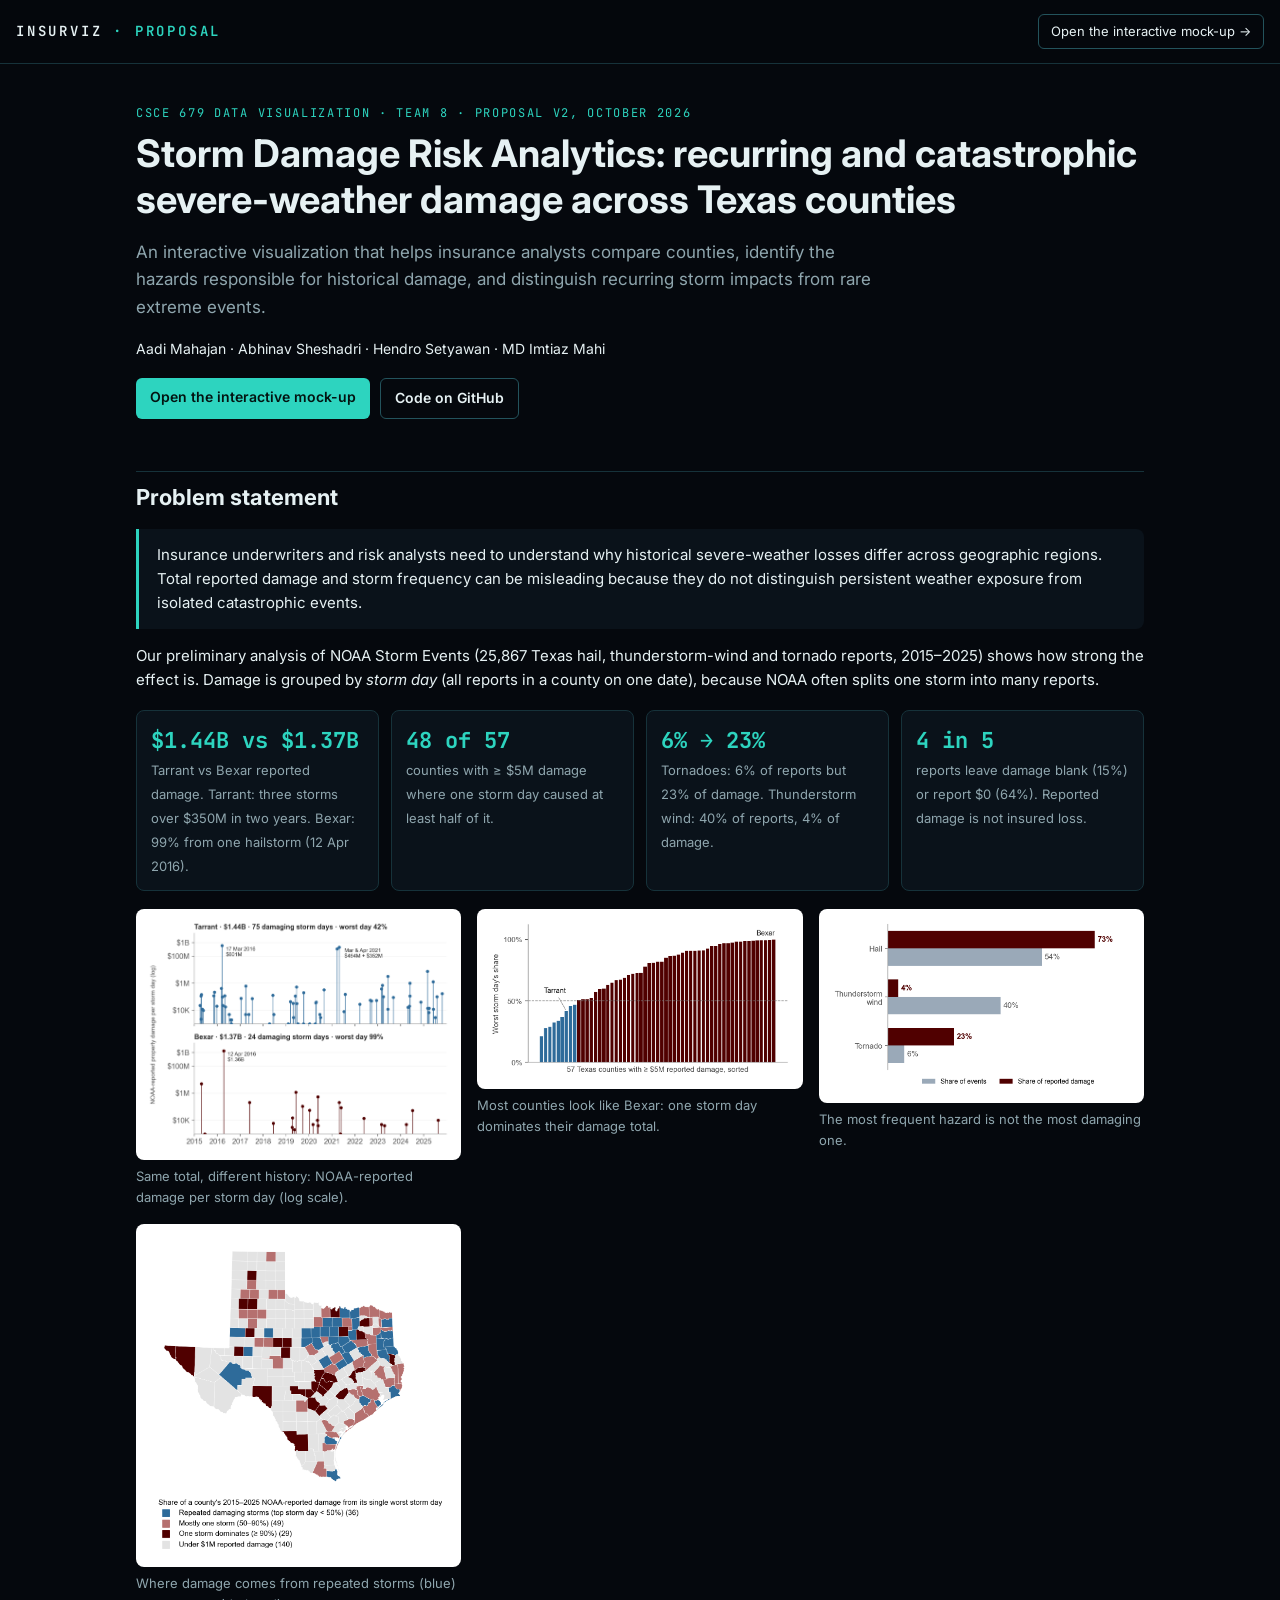
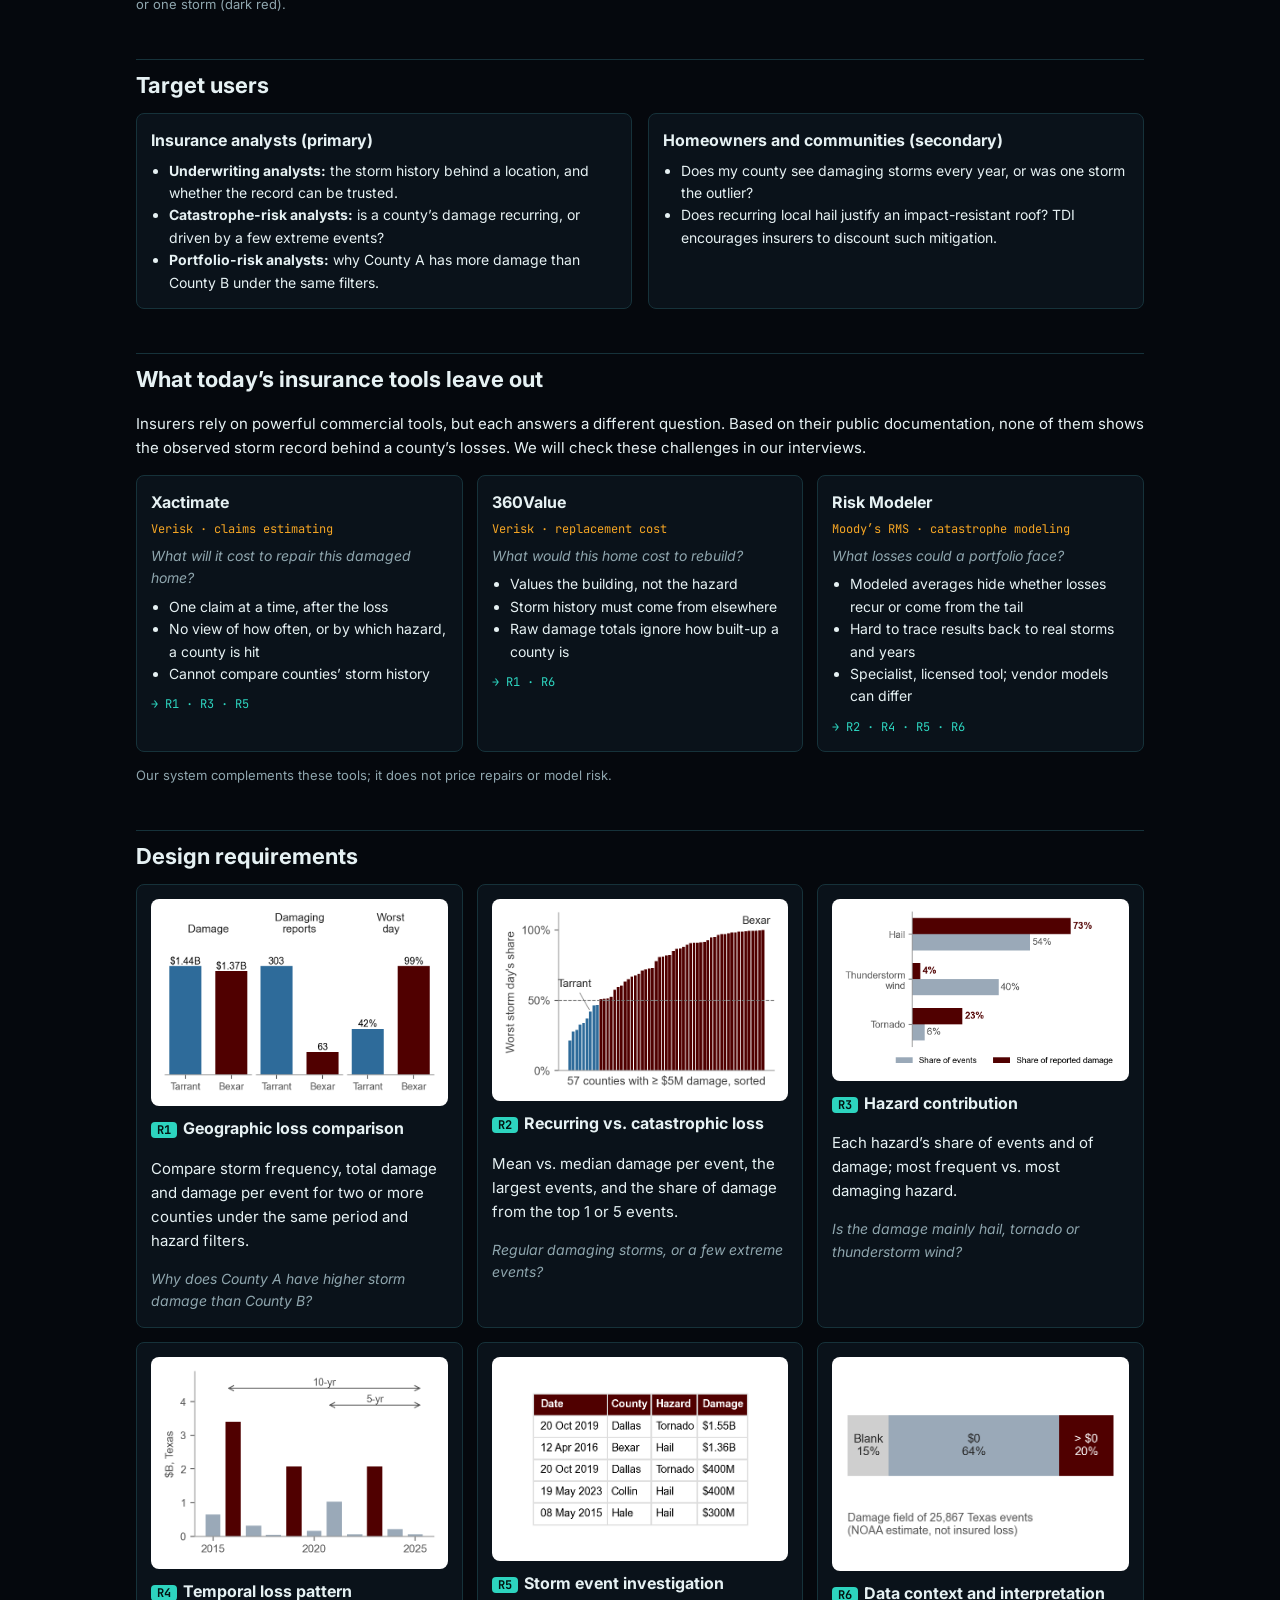
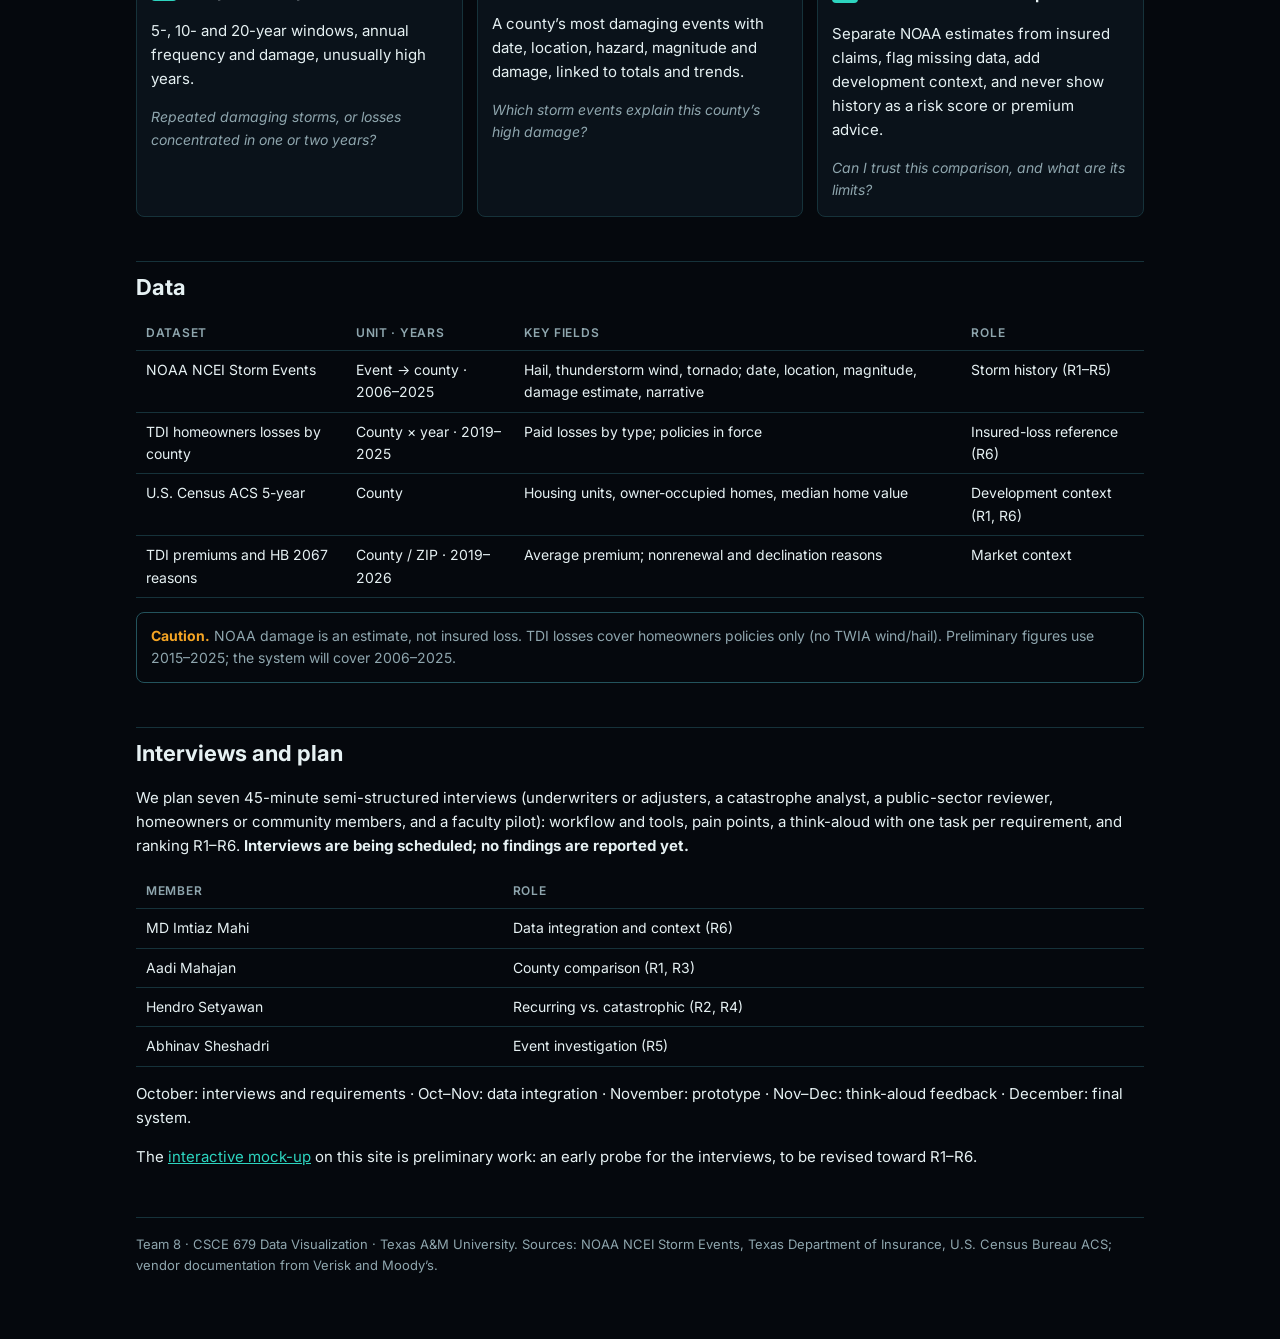
<file: proposal/index.html>
<!DOCTYPE html>
<html lang="en">
<head>
  <meta charset="utf-8" />
  <meta name="viewport" content="width=device-width, initial-scale=1" />
  <title>Storm Damage Risk Analytics · Proposal</title>
  <meta name="description" content="Team 8 (CSCE 679) proposal: visual analytics of recurring and catastrophic severe-weather damage across Texas counties for insurance analysts." />
  <link rel="preconnect" href="https://fonts.googleapis.com" />
  <link href="https://fonts.googleapis.com/css2?family=Inter:wght@400;500;600;700&family=JetBrains+Mono:wght@400;600&display=swap" rel="stylesheet" />
  <style>
    :root {
      --bg: #05080d; --panel: #0a121a; --line: #16323a; --line-strong: #23535c;
      --ink: #e6f1f3; --muted: #8fa6ae; --accent: #2dd4bf; --warm: #f5a524;
      --mono: "JetBrains Mono", ui-monospace, monospace;
    }
    * { box-sizing: border-box; }
    body { margin: 0; background: var(--bg); color: var(--ink); font: 15px/1.6 Inter, system-ui, sans-serif; }
    a { color: var(--accent); }
    .wrap { max-width: 1040px; margin: 0 auto; padding: 0 16px 64px; }
    header.top { display: flex; justify-content: space-between; align-items: center; gap: 12px; padding: 14px 16px; border-bottom: 1px solid var(--line); position: sticky; top: 0; background: rgba(5, 8, 13, 0.94); z-index: 2; }
    .brand { font-family: var(--mono); letter-spacing: 0.2em; font-weight: 600; font-size: 14px; }
    .brand span { color: var(--accent); }
    .top a.btn { text-decoration: none; border: 1px solid var(--line-strong); border-radius: 6px; padding: 6px 12px; color: var(--ink); font-size: 13px; white-space: nowrap; }
    .top a.btn:hover { border-color: var(--accent); }
    .hero { padding: 40px 0 8px; }
    .eyebrow { font-family: var(--mono); color: var(--accent); font-size: 12px; letter-spacing: 0.14em; text-transform: uppercase; }
    h1 { font-size: clamp(26px, 4vw, 38px); line-height: 1.2; margin: 8px 0 12px; }
    h2 { font-size: 22px; margin: 44px 0 10px; padding-top: 8px; border-top: 1px solid var(--line); }
    h3 { font-size: 16px; margin: 0 0 4px; }
    .lead { color: var(--muted); font-size: 17px; max-width: 760px; }
    .team { font-size: 14px; color: var(--ink); margin-top: 6px; }
    .downloads { display: flex; flex-wrap: wrap; gap: 10px; margin: 18px 0 0; }
    .downloads a { text-decoration: none; background: var(--accent); color: #031412; font-weight: 600; border-radius: 6px; padding: 8px 14px; font-size: 14px; }
    .downloads a.alt { background: transparent; color: var(--ink); border: 1px solid var(--line-strong); }
    .statement { border-left: 3px solid var(--accent); background: var(--panel); padding: 14px 18px; border-radius: 0 8px 8px 0; margin: 14px 0; }
    .grid2 { display: grid; grid-template-columns: repeat(auto-fit, minmax(300px, 1fr)); gap: 16px; }
    .grid3 { display: grid; grid-template-columns: repeat(auto-fit, minmax(280px, 1fr)); gap: 14px; }
    figure { margin: 0; }
    .fig { background: #fff; border-radius: 8px; padding: 10px; }
    .fig img { width: 100%; height: auto; display: block; }
    figcaption { color: var(--muted); font-size: 13px; margin-top: 6px; }
    .stats { display: grid; grid-template-columns: repeat(auto-fit, minmax(200px, 1fr)); gap: 12px; margin: 18px 0; }
    .stat { background: var(--panel); border: 1px solid var(--line); border-radius: 8px; padding: 12px 14px; }
    .stat b { display: block; font-family: var(--mono); font-size: 22px; color: var(--accent); }
    .stat span { color: var(--muted); font-size: 13px; }
    .card { background: var(--panel); border: 1px solid var(--line); border-radius: 8px; padding: 14px; }
    .card .req { font-family: var(--mono); color: #031412; background: var(--accent); border-radius: 4px; padding: 0 6px; font-size: 12px; margin-right: 6px; }
    .card .q { color: var(--muted); font-style: italic; margin: 6px 0 0; font-size: 14px; }
    .card .fig { margin-bottom: 10px; padding: 6px; }
    .card ul { margin: 6px 0 0; padding-left: 18px; color: var(--ink); font-size: 14px; }
    .tool .vendor { color: var(--warm); font-size: 12px; font-family: var(--mono); }
    .tool .leads { margin-top: 10px; font-family: var(--mono); font-size: 12px; color: var(--accent); }
    .table-wrap { overflow-x: auto; }
    table { border-collapse: collapse; width: 100%; font-size: 14px; min-width: 560px; }
    th, td { text-align: left; padding: 8px 10px; border-bottom: 1px solid var(--line); vertical-align: top; }
    th { color: var(--muted); font-weight: 600; font-size: 12px; text-transform: uppercase; letter-spacing: 0.06em; }
    .note { color: var(--muted); font-size: 13px; }
    .caution { border: 1px solid var(--line-strong); border-radius: 8px; padding: 12px 14px; color: var(--muted); font-size: 14px; }
    .caution b { color: var(--warm); }
    footer { color: var(--muted); font-size: 13px; border-top: 1px solid var(--line); margin-top: 48px; padding-top: 16px; }
  </style>
</head>
<body>
  <header class="top">
    <div class="brand">INSURVIZ <span>· PROPOSAL</span></div>
    <a class="btn" href="../">Open the interactive mock-up →</a>
  </header>

  <main class="wrap">
    <section class="hero">
      <div class="eyebrow">CSCE 679 Data Visualization · Team 8 · Proposal v2, October 2026</div>
      <h1>Storm Damage Risk Analytics: recurring and catastrophic severe-weather damage across Texas counties</h1>
      <p class="lead">An interactive visualization that helps insurance analysts compare counties, identify the hazards responsible for historical damage, and distinguish recurring storm impacts from rare extreme events.</p>
      <p class="team">Aadi Mahajan · Abhinav Sheshadri · Hendro Setyawan · MD Imtiaz Mahi</p>
      <div class="downloads">
        <a href="../">Open the interactive mock-up</a>
        <a class="alt" href="https://github.com/hendrosetyawan/insurviz">Code on GitHub</a>
      </div>
    </section>

    <h2>Problem statement</h2>
    <div class="statement">Insurance underwriters and risk analysts need to understand why historical severe-weather losses differ across geographic regions. Total reported damage and storm frequency can be misleading because they do not distinguish persistent weather exposure from isolated catastrophic events.</div>
    <p>Our preliminary analysis of NOAA Storm Events (25,867 Texas hail, thunderstorm-wind and tornado reports, 2015–2025) shows how strong the effect is. Damage is grouped by <em>storm day</em> (all reports in a county on one date), because NOAA often splits one storm into many reports.</p>
    <div class="stats">
      <div class="stat"><b>$1.44B vs $1.37B</b><span>Tarrant vs Bexar reported damage. Tarrant: three storms over $350M in two years. Bexar: 99% from one hailstorm (12 Apr 2016).</span></div>
      <div class="stat"><b>48 of 57</b><span>counties with ≥ $5M damage where one storm day caused at least half of it.</span></div>
      <div class="stat"><b>6% → 23%</b><span>Tornadoes: 6% of reports but 23% of damage. Thunderstorm wind: 40% of reports, 4% of damage.</span></div>
      <div class="stat"><b>4 in 5</b><span>reports leave damage blank (15%) or report $0 (64%). Reported damage is not insured loss.</span></div>
    </div>
    <div class="grid2">
      <figure><div class="fig"><img src="fig/tarrant_bexar.png" alt="Damage per storm day for Tarrant and Bexar counties, 2015 to 2025, on a log scale" loading="lazy" /></div>
        <figcaption>Same total, different history: NOAA-reported damage per storm day (log scale).</figcaption></figure>
      <figure><div class="fig"><img src="fig/concentration.png" alt="Share of each county's damage from its worst storm day, 57 counties sorted" loading="lazy" /></div>
        <figcaption>Most counties look like Bexar: one storm day dominates their damage total.</figcaption></figure>
      <figure><div class="fig"><img src="fig/hazard_shares.png" alt="Share of events versus share of damage for hail, thunderstorm wind and tornado" loading="lazy" /></div>
        <figcaption>The most frequent hazard is not the most damaging one.</figcaption></figure>
      <figure><div class="fig"><img src="fig/title_map.png" alt="Texas map: share of each county's damage from its single worst storm day" loading="lazy" /></div>
        <figcaption>Where damage comes from repeated storms (blue) or one storm (dark red).</figcaption></figure>
    </div>

    <h2>Target users</h2>
    <div class="grid2">
      <div class="card"><h3>Insurance analysts (primary)</h3>
        <ul><li><b>Underwriting analysts:</b> the storm history behind a location, and whether the record can be trusted.</li>
          <li><b>Catastrophe-risk analysts:</b> is a county’s damage recurring, or driven by a few extreme events?</li>
          <li><b>Portfolio-risk analysts:</b> why County A has more damage than County B under the same filters.</li></ul></div>
      <div class="card"><h3>Homeowners and communities (secondary)</h3>
        <ul><li>Does my county see damaging storms every year, or was one storm the outlier?</li>
          <li>Does recurring local hail justify an impact-resistant roof? TDI encourages insurers to discount such mitigation.</li></ul></div>
    </div>

    <h2>What today’s insurance tools leave out</h2>
    <p>Insurers rely on powerful commercial tools, but each answers a different question. Based on their public documentation, none of them shows the observed storm record behind a county’s losses. We will check these challenges in our interviews.</p>
    <div class="grid3">
      <div class="card tool"><h3>Xactimate</h3><div class="vendor">Verisk · claims estimating</div>
        <p class="q">What will it cost to repair this damaged home?</p>
        <ul><li>One claim at a time, after the loss</li><li>No view of how often, or by which hazard, a county is hit</li><li>Cannot compare counties’ storm history</li></ul>
        <div class="leads">→ R1 · R3 · R5</div></div>
      <div class="card tool"><h3>360Value</h3><div class="vendor">Verisk · replacement cost</div>
        <p class="q">What would this home cost to rebuild?</p>
        <ul><li>Values the building, not the hazard</li><li>Storm history must come from elsewhere</li><li>Raw damage totals ignore how built-up a county is</li></ul>
        <div class="leads">→ R1 · R6</div></div>
      <div class="card tool"><h3>Risk Modeler</h3><div class="vendor">Moody’s RMS · catastrophe modeling</div>
        <p class="q">What losses could a portfolio face?</p>
        <ul><li>Modeled averages hide whether losses recur or come from the tail</li><li>Hard to trace results back to real storms and years</li><li>Specialist, licensed tool; vendor models can differ</li></ul>
        <div class="leads">→ R2 · R4 · R5 · R6</div></div>
    </div>
    <p class="note">Our system complements these tools; it does not price repairs or model risk.</p>

    <h2>Design requirements</h2>
    <div class="grid3">
      <div class="card"><div class="fig"><img src="fig/thumb_r1.png" alt="" loading="lazy" /></div><h3><span class="req">R1</span>Geographic loss comparison</h3>
        <p>Compare storm frequency, total damage and damage per event for two or more counties under the same period and hazard filters.</p><p class="q">Why does County A have higher storm damage than County B?</p></div>
      <div class="card"><div class="fig"><img src="fig/thumb_r2.png" alt="" loading="lazy" /></div><h3><span class="req">R2</span>Recurring vs. catastrophic loss</h3>
        <p>Mean vs. median damage per event, the largest events, and the share of damage from the top 1 or 5 events.</p><p class="q">Regular damaging storms, or a few extreme events?</p></div>
      <div class="card"><div class="fig"><img src="fig/thumb_r3.png" alt="" loading="lazy" /></div><h3><span class="req">R3</span>Hazard contribution</h3>
        <p>Each hazard’s share of events and of damage; most frequent vs. most damaging hazard.</p><p class="q">Is the damage mainly hail, tornado or thunderstorm wind?</p></div>
      <div class="card"><div class="fig"><img src="fig/thumb_r4.png" alt="" loading="lazy" /></div><h3><span class="req">R4</span>Temporal loss pattern</h3>
        <p>5-, 10- and 20-year windows, annual frequency and damage, unusually high years.</p><p class="q">Repeated damaging storms, or losses concentrated in one or two years?</p></div>
      <div class="card"><div class="fig"><img src="fig/thumb_r5.png" alt="" loading="lazy" /></div><h3><span class="req">R5</span>Storm event investigation</h3>
        <p>A county’s most damaging events with date, location, hazard, magnitude and damage, linked to totals and trends.</p><p class="q">Which storm events explain this county’s high damage?</p></div>
      <div class="card"><div class="fig"><img src="fig/thumb_r6.png" alt="" loading="lazy" /></div><h3><span class="req">R6</span>Data context and interpretation</h3>
        <p>Separate NOAA estimates from insured claims, flag missing data, add development context, and never show history as a risk score or premium advice.</p><p class="q">Can I trust this comparison, and what are its limits?</p></div>
    </div>

    <h2>Data</h2>
    <div class="table-wrap"><table>
      <thead><tr><th>Dataset</th><th>Unit · years</th><th>Key fields</th><th>Role</th></tr></thead>
      <tbody>
        <tr><td>NOAA NCEI Storm Events</td><td>Event → county · 2006–2025</td><td>Hail, thunderstorm wind, tornado; date, location, magnitude, damage estimate, narrative</td><td>Storm history (R1–R5)</td></tr>
        <tr><td>TDI homeowners losses by county</td><td>County × year · 2019–2025</td><td>Paid losses by type; policies in force</td><td>Insured-loss reference (R6)</td></tr>
        <tr><td>U.S. Census ACS 5-year</td><td>County</td><td>Housing units, owner-occupied homes, median home value</td><td>Development context (R1, R6)</td></tr>
        <tr><td>TDI premiums and HB 2067 reasons</td><td>County / ZIP · 2019–2026</td><td>Average premium; nonrenewal and declination reasons</td><td>Market context</td></tr>
      </tbody></table></div>
    <p class="caution"><b>Caution.</b> NOAA damage is an estimate, not insured loss. TDI losses cover homeowners policies only (no TWIA wind/hail). Preliminary figures use 2015–2025; the system will cover 2006–2025.</p>

    <h2>Interviews and plan</h2>
    <p>We plan seven 45-minute semi-structured interviews (underwriters or adjusters, a catastrophe analyst, a public-sector reviewer, homeowners or community members, and a faculty pilot): workflow and tools, pain points, a think-aloud with one task per requirement, and ranking R1–R6. <b>Interviews are being scheduled; no findings are reported yet.</b></p>
    <div class="table-wrap"><table>
      <thead><tr><th>Member</th><th>Role</th></tr></thead>
      <tbody>
        <tr><td>MD Imtiaz Mahi</td><td>Data integration and context (R6)</td></tr>
        <tr><td>Aadi Mahajan</td><td>County comparison (R1, R3)</td></tr>
        <tr><td>Hendro Setyawan</td><td>Recurring vs. catastrophic (R2, R4)</td></tr>
        <tr><td>Abhinav Sheshadri</td><td>Event investigation (R5)</td></tr>
      </tbody></table></div>
    <p>October: interviews and requirements · Oct–Nov: data integration · November: prototype · Nov–Dec: think-aloud feedback · December: final system.</p>
    <p>The <a href="../">interactive mock-up</a> on this site is preliminary work: an early probe for the interviews, to be revised toward R1–R6.</p>

    <footer>Team 8 · CSCE 679 Data Visualization · Texas A&amp;M University. Sources: NOAA NCEI Storm Events, Texas Department of Insurance, U.S. Census Bureau ACS; vendor documentation from Verisk and Moody’s.</footer>
  </main>
</body>
</html>
</file>
